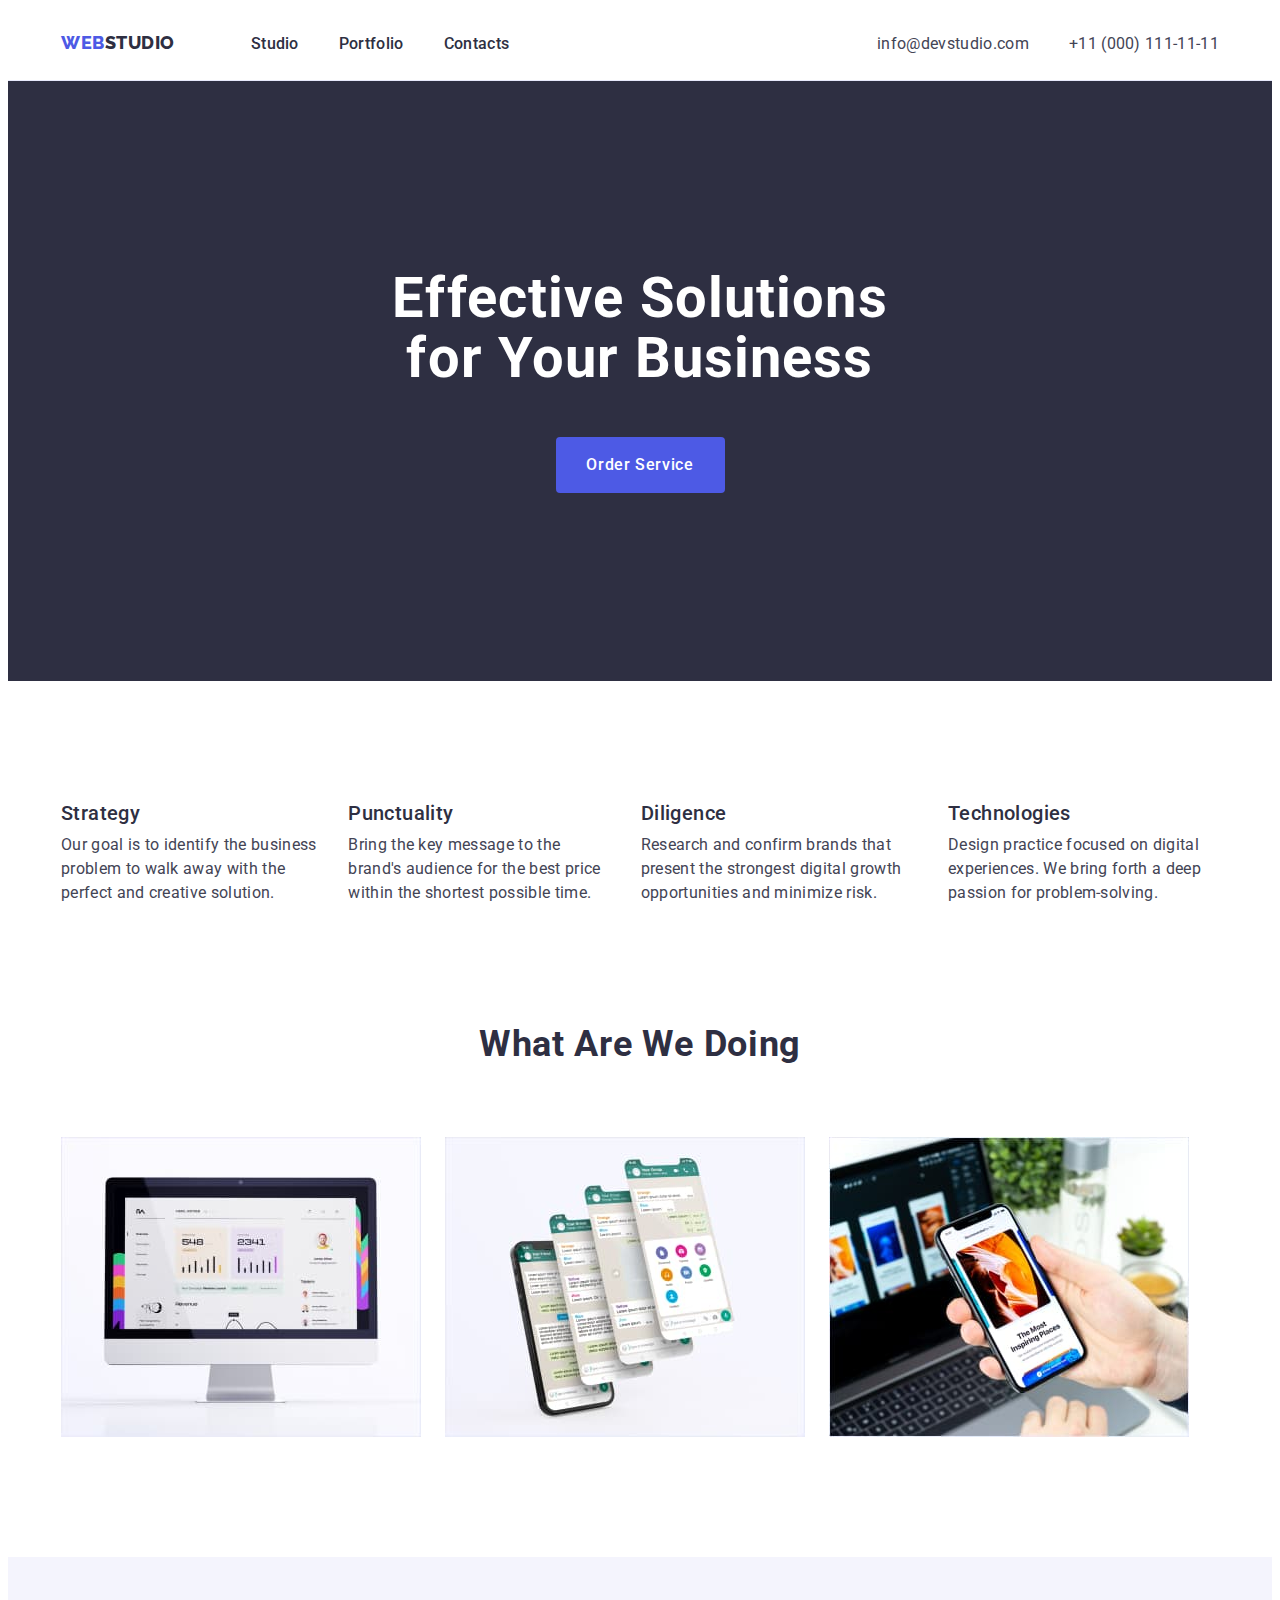
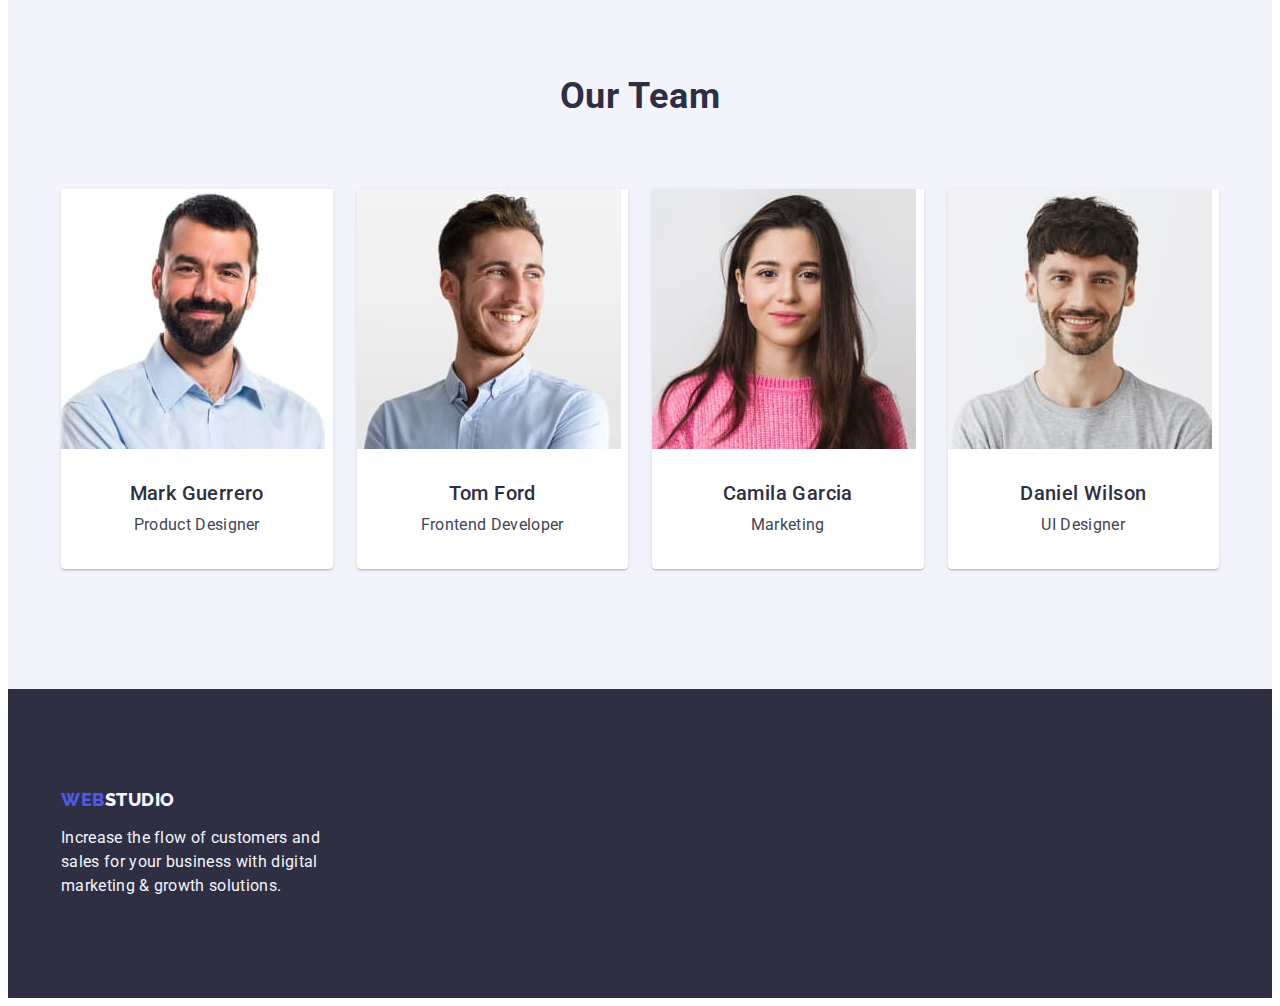
<file: index.html>
<!DOCTYPE html>
<html lang="en">
  <head>
    <meta charset="UTF-8" />
    <meta http-equiv="X-UA-Compatible" content="IE=edge" />
    <meta name="viewport" content="width=device-width, initial-scale=1.0" />
    <title>Document</title>
    <link rel="preconnect" href="https://fonts.googleapis.com" />
    <link rel="preconnect" href="https://fonts.gstatic.com" crossorigin />
    <link
      href="https://fonts.googleapis.com/css2?family=Raleway:wght@800&family=Roboto:wght@400;500;700;900&display=swap"
      rel="stylesheet"
    />
    <link
      rel="stylesheet"
      href="https://cdnjs.cloudflare.com/ajax/libs/modern-normalize/1.1.0/modern-normalize.min.css"
      integrity="sha512-wpPYUAdjBVSE4KJnH1VR1HeZfpl1ub8YT/NKx4PuQ5NmX2tKuGu6U/JRp5y+Y8XG2tV+wKQpNHVUX03MfMFn9Q=="
      crossorigin="anonymous"
      referrerpolicy="no-referrer"
    />
    <link rel="stylesheet" href="./css/styles.css" />
  </head>
  <body>
    <header class="header">
      <div class="container header-container">
        <nav class="header-navigation">
          <a href="./index.html" class="header-logo link"
            >Web<span class="header-studio">Studio</span></a
          >

          <ul class="header-list list">
            <li>
              <a href="./index.html" class="header-link link">Studio</a>
            </li>
            <li>
              <a href="./portfolio.html" class="header-link link">Portfolio</a>
            </li>
            <li>
              <a href="" class="header-link link">Contacts</a>
            </li>
          </ul>
        </nav>

        <address class="header-address">
          <ul class="header-address-list list">
            <li>
              <a
                href="mailto:info@devstudio.com"
                class="header-address-item link"
                >info@devstudio.com</a
              >
            </li>
            <li>
              <a href="tel:+110001111111" class="header-address-item link"
                >+11 (000) 111-11-11</a
              >
            </li>
          </ul>
        </address>
      </div>
    </header>
    <main>
      <section class="more">
        <div class="container">
          <h1 class="more-title">Effective Solutions for Your Business</h1>
          <button class="more-btn btn" type="button">Order Service</button>
        </div>
      </section>
      <section class="benefits section">
        <div class="container">
          <h2 hidden="">Our advantages</h2>
          <ul class="benefits-list list">
            <li class="benefits-item">
              <h3 class="benefits-title">Strategy</h3>
              <p class="benefits-text">
                Our goal is to identify the business problem to walk away with
                the perfect and creative solution.
              </p>
            </li>
            <li class="benefits-item">
              <h3 class="benefits-title">Punctuality</h3>
              <p class="benefits-text">
                Bring the key message to the brand's audience for the best price
                within the shortest possible time.
              </p>
            </li>
            <li class="benefits-item">
              <h3 class="benefits-title">Diligence</h3>
              <p class="benefits-text">
                Research and confirm brands that present the strongest digital
                growth opportunities and minimize risk.
              </p>
            </li>
            <li class="benefits-item">
              <h3 class="benefits-title">Technologies</h3>
              <p class="benefits-text">
                Design practice focused on digital experiences. We bring forth a
                deep passion for problem-solving.
              </p>
            </li>
          </ul>
        </div>
      </section>
      <section class="content">
        <div class="container">
          <h2 class="content-title">What are we doing</h2>
          <ul class="content-list list">
            <li class="content-item">
              <img
                src="./images/comp-1.jpg"
                alt="Monitor photo"
                width="360"
                height="300"
              />
            </li>
            <li class="content-item">
              <img
                src="./images/phone-2.jpg"
                alt="Phone photo"
                width="360"
                height="300"
              />
            </li>
            <li class="content-item">
              <img
                src="./images/laptop-3.jpg"
                alt="Laptop and phone photo"
                width="360"
                height="300"
              />
            </li>
          </ul>
        </div>
      </section>
      <section class="team section">
        <div class="container">
          <h2 class="team-title">Our Team</h2>

          <ul class="team-list list">
            <li class="team-item">
              <img
                src="./images/team-1.jpg"
                alt="Portrait of Mark Guerrero"
                width="264"
                height="260"
              />

              <h3 class="team-small-title">Mark Guerrero</h3>
              <p class="team-text">Product Designer</p>
            </li>
            <li class="team-item">
              <img
                src="./images/team-2.jpg"
                alt="Portrait of Tom Ford"
                width="264"
                height="260"
              />
              <h3 class="team-small-title">Tom Ford</h3>
              <p class="team-text">Frontend Developer</p>
            </li>
            <li class="team-item">
              <img
                src="./images/team-3.jpg"
                alt="Portrait of Camila Garcia"
                width="264"
                height="260"
              />
              <h3 class="team-small-title">Camila Garcia</h3>
              <p class="team-text">Marketing</p>
            </li>
            <li class="team-item">
              <img
                src="./images/team-4.jpg"
                alt="Portrait of Daniel Wilson"
                width="264"
                height="260"
              />
              <h3 class="team-small-title">Daniel Wilson</h3>
              <p class="team-text">UI Designer</p>
            </li>
          </ul>
        </div>
      </section>
    </main>
    <footer class="footer">
      <div class="container">
        <a href="./index.html" class="footer-logo link"
          >Web<span class="footer-studio">Studio</span></a
        >
        <p class="footer-text">
          Increase the flow of customers and sales for your business with
          digital marketing & growth solutions.
        </p>
      </div>
    </footer>
  </body>
</html>
</file>
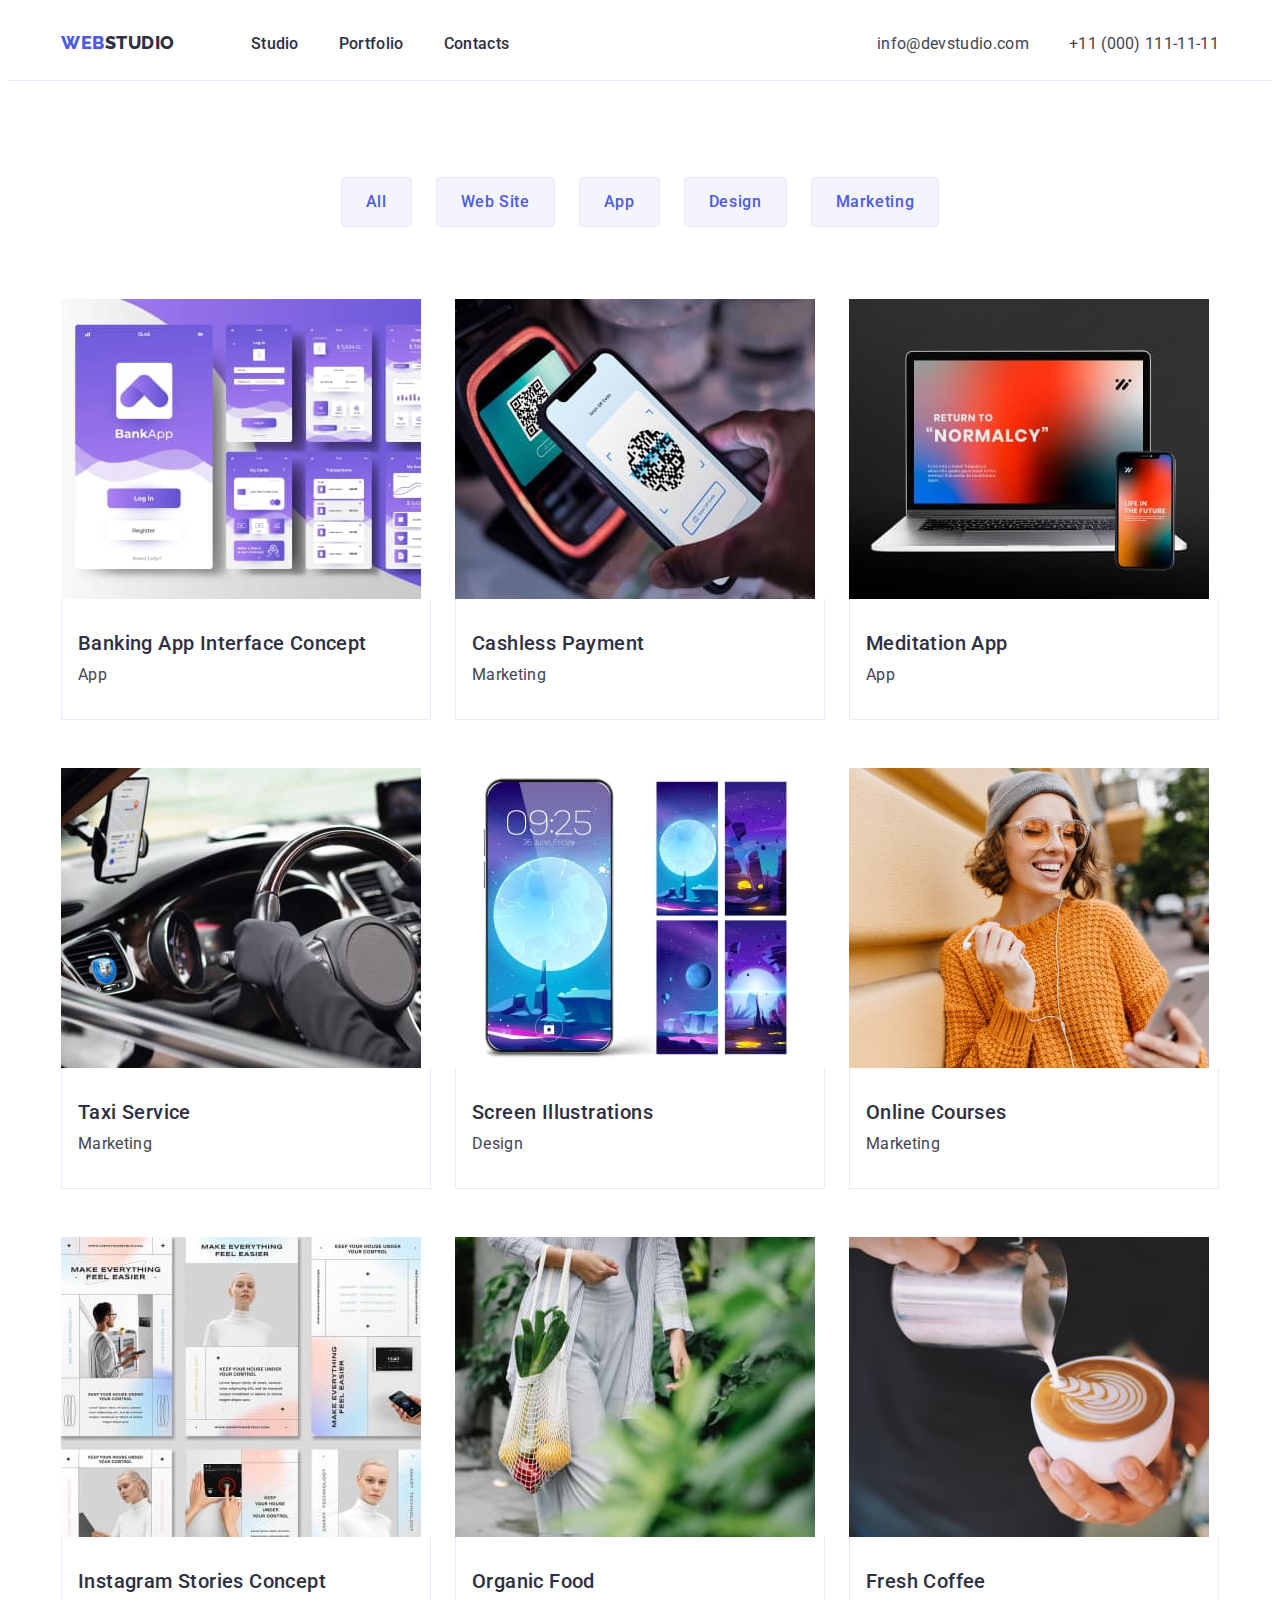
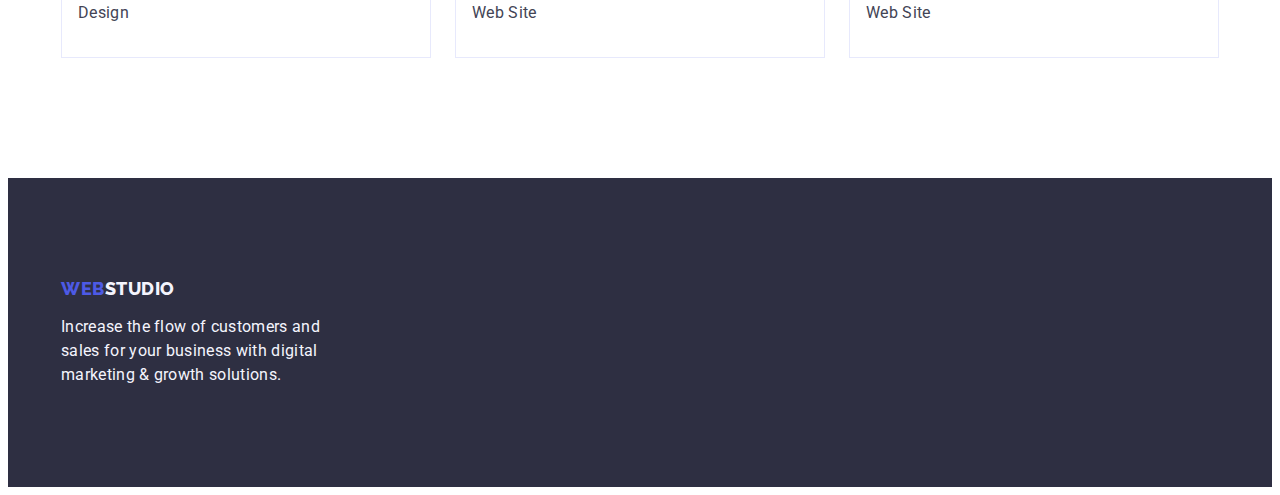
<file: portfolio.html>
<!DOCTYPE html>
<html lang="en">
  <head>
    <meta charset="UTF-8" />
    <meta http-equiv="X-UA-Compatible" content="IE=edge" />
    <meta name="viewport" content="width=device-width, initial-scale=1.0" />
    <title>Document</title>
    <link rel="preconnect" href="https://fonts.googleapis.com" />
    <link rel="preconnect" href="https://fonts.gstatic.com" crossorigin />
    
    <link
      href="https://fonts.googleapis.com/css2?family=Raleway:wght@800&family=Roboto:wght@400;500;700;900&display=swap"
      rel="stylesheet"
    />
    <link rel="stylesheet" href="https://cdnjs.cloudflare.com/ajax/libs/modern-normalize/1.1.0/modern-normalize.min.css" integrity="sha512-wpPYUAdjBVSE4KJnH1VR1HeZfpl1ub8YT/NKx4PuQ5NmX2tKuGu6U/JRp5y+Y8XG2tV+wKQpNHVUX03MfMFn9Q==" crossorigin="anonymous" referrerpolicy="no-referrer" />
    <link rel="stylesheet" href="./css/styles.css" />
  </head>
  <body>
    <header class="header">
      <div class="container header-container">
        <nav class="header-navigation">
          <a href="./index.html" class="header-logo link"
            >Web<span class="header-studio">Studio</span></a
          >

          <ul class="header-list list">
            <li>
              <a href="./index.html" class="header-link link">Studio</a>
            </li>
            <li>
              <a href="./portfolio.html" class="header-link link">Portfolio</a>
            </li>
            <li>
              <a href="" class="header-link link">Contacts</a>
            </li>
          </ul>
        </nav>

        <address class="header-address">
          <ul class="header-address-list list">
            <li>
              <a
                href="mailto:info@devstudio.com"
                class="header-address-item link"
                >info@devstudio.com</a
              >
            </li>
            <li>
              <a href="tel:+110001111111" class="header-address-item link"
                >+11 (000) 111-11-11</a
              >
            </li>
          </ul>
        </address>
      </div>
    </header>

    <main>
      <section class="menu">
        <div class="container">
          <h1 hidden="">Menu filter</h1>
          <ul class="menu-list list">
            <li class="menu-item">
              <button type="button" class="menu-btn btn">All</button>
            </li>
            <li class="menu-item">
              <button type="button" class="menu-btn btn">Web Site</button>
            </li>
            <li class="menu-item">
              <button type="button" class="menu-btn btn">App</button>
            </li>
            <li class="menu-item">
              <button type="button" class="menu-btn btn">Design</button>
            </li>
            <li class="menu-item">
              <button type="button" class="menu-btn btn">Marketing</button>
            </li>
          </ul>

          
            <ul class="works-list list">
              <li class="works-item">
                <a href="" class="works-link link"
                  ><img
                    src="./images/portfolio-1.jpg"
                    alt="Banking App Interface Concept"
                    width="360"
                    height="300"
                  />
                  <div class="works-div">
                  <h2 class="works-title">Banking App Interface Concept</h2>
                  <p class="works-text">App</p></div></a>
              </li>
              <li class="works-item">
                <a href="" class="works-link link"
                  ><img
                    src="./images/portfolio-2.jpg"
                    alt="Cashless Payment"
                    width="360"
                    height="300"
                  />
                  <div class="works-div">
                  <h2 class="works-title">Cashless Payment</h2>
                  <p class="works-text">Marketing</p></div></a
                >
              </li>
              <li class="works-item">
                <a href="" class="works-link link"
                  ><img
                    src="./images/portfolio-3.jpg"
                    alt="Meditation App"
                    width="360"
                    height="300"
                  /> <div class="works-div">
                  <h2 class="works-title">Meditation App</h2>
                  <p class="works-text">App</p></div></a
                >
              </li>
              <li class="works-item">
                <a href="" class="works-link link">
                  <img
                    src="./images/portfolio-4.jpg"
                    alt="Taxi Service"
                    width="360"
                    height="300"
                  />
                   <div class="works-div">
                  <h2 class="works-title">Taxi Service</h2>
                  <p class="works-text">Marketing</p></div></a
                >
              </li>
              <li class="works-item">
                <a href="" class="works-link link"
                  ><img
                    src="./images/portfolio-5.jpg"
                    alt="Screen Illustrations"
                    width="360"
                    height="300"
                  />
                   <div class="works-div">
                  <h2 class="works-title">Screen Illustrations</h2>
                  <p class="works-text">Design</p></div></a
                >
              </li>
              <li class="works-item">
                <a href="" class="works-link link"
                  ><img
                    src="./images/portfolio-6.jpg"
                    alt="Online Courses"
                    width="360"
                    height="300"
                  />
                   <div class="works-div">
                  <h2 class="works-title">Online Courses</h2>
                  <p class="works-text">Marketing</p></div></a
                >
              </li>
              <li class="works-item">
                <a href="" class="works-link link"
                  ><img
                    src="./images/portfolio-7.jpg"
                    alt="Instagram Stories Concept"
                    width="360"
                    height="300"
                  />
                   <div class="works-div">
                  <h2 class="works-title">Instagram Stories Concept</h2>
                  <p class="works-text">Design</p></div></a
                >
              </li>
              <li class="works-item">
                <a href="" class="works-link link"
                  ><img
                    src="./images/portfolio-8.jpg"
                    alt="Organic Food"
                    width="360"
                    height="300"
                  />
                   <div class="works-div">
                  <h2 class="works-title">Organic Food</h2>
                  <p class="works-text">Web Site</p></div></a
                >
              </li>
              <li class="works-item">
                <a href="" class="works-link link">
                  <img
                    src="./images/portfolio-9.jpg"
                    alt="Fresh Coffee"
                    width="360"
                    height="300"
                  />
                   <div class="works-div">
                  <h2 class="works-title">Fresh Coffee</h2>
                  <p class="works-text">Web Site</p></div></a
                >
              </li>
            </ul>
       
        </div>
      </section>
       <footer class="footer">
      <div class="container">
        <a href="./index.html" class="footer-logo link"
          >Web<span class="footer-studio">Studio</span></a
        >
        <p class="footer-text">
          Increase the flow of customers and sales for your business with
          digital marketing & growth solutions.
        </p>
      </div>
    </footer>
  </body>
</html>
</file>
<file: css/styles.css>
body {
  font-family: 'Roboto', sans-serif;
  color: #434455;
  background-color: #ffffff;
}
:root {
  --main-title-color: #2e2f42;
  --main-text-color: #434455;
}
p,
h1,
h2,
h3,
h4,
h5,
h6 {
  margin: 0;
}
ul {
  margin: 0;
  padding-left: 0;
}
.list {
  list-style: none;
}
img {
  display: block;
  max-width: 100%;
  height: auto;
}
.link {
  text-decoration: none;
}
.btn {
  font-family: inherit;
  font-weight: 500;
  font-size: 16px;
  line-height: 1.5;
  letter-spacing: 0.04em;
  cursor: pointer;
}
.container {
  width: 1158px;
  padding-left: 15px;
  padding-right: 15px;
  margin: 0 auto;
}
.section {
  padding-top: 120px;
  padding-bottom: 120px;
}
/** -----------------------HEADER---------------------- */
.header {
  background-color: #ffffff;
  border-bottom: 1px solid #e7e9fc;
}
.header-container {
  display: flex;
  align-items: center;
}
.header-navigation {
  display: flex;
}
.header-logo {
  display: block;
  margin-right: 76px;
  padding-top: 24px;
  padding-bottom: 24px;
  font-family: 'Raleway', sans-serif;
  font-weight: 800;
  font-size: 18px;
  line-height: 1.17;
  letter-spacing: 0.03em;
  text-transform: uppercase;
  color: #4d5ae5;
}
.header-studio {
  font-family: 'Raleway', sans-serif;
  font-weight: 800;
  font-size: 18px;
  line-height: 1.17;
  letter-spacing: 0.03em;
  text-transform: uppercase;
  color: #2e2f42;
}
.header-list {
  display: flex;
  gap: 40px;
}
.header-link {
  display: block;
  padding-top: 24px;
  padding-bottom: 24px;
  color: var(--main-title-color);
  font-weight: 500;
  font-size: 16px;
  line-height: 1.5;
  letter-spacing: 0.02em;
}
.header-link:is(:hover, :focus) {
  color: #404bbf;
}

.header-address-list {
  display: flex;
  gap: 40px;
}
.header-address {
  font-style: normal;
  margin-left: auto;
}

.header-address-item {
  display: block;
  padding-top: 24px;
  padding-bottom: 24px;

  font-weight: 400;
  font-size: 16px;
  line-height: 1.5;
  letter-spacing: 0.02em;
  color: var(--main-text-color);
}
.header-address-item:is(:hover, :focus) {
  color: #404bbf;
}

/** -----------------------MORE---------------------- */
.more {
  padding-top: 188px;
  padding-bottom: 188px;
  background-color: #2e2f42;
  text-align: center;
}
.more-title {
  font-weight: 700;
  font-size: 56px;
  line-height: 1.07;
  letter-spacing: 0.02em;
  max-width: 496px;
  margin-right: auto;
  margin-left: auto;

  color: #ffffff;
}
.more-btn {
  margin-top: 48px;
  color: #ffffff;
  background-color: #4d5ae5;
  border-radius: 4px;
  border: 0;
  min-width: 169px;
  height: 56px;
}
.more-btn:is(:hover, :focus) {
  background-color: #404bbf;
}

/** -----------------------BENEFITS---------------------- */
.benefits {
  background-color: #ffffff;
}
.benefits-list {
  display: flex;
  gap: 24px;
}
.benefits-item {
  width: calc((100%-72px) / 4);
}
.benefits-title {
  margin-bottom: 8px;
  font-weight: 500;
  font-size: 20px;
  line-height: 1.2;
  letter-spacing: 0.02em;
  color: var(--main-title-color);
}
.benefits-text {
  font-size: 16px;
  line-height: 1.5;
  letter-spacing: 0.02em;
  color: var(--main-text-color);
}
/** -----------------------CONTENT---------------------- */
.content {
  padding-bottom: 120px;
  background-color: #ffffff;
}
.content-list {
  display: flex;
  gap: 24px;
  margin-top: 72px;
}
.content-item {
  width: calc((100%-48px) / 3);
}
.content-title {
  font-weight: 700;
  font-size: 36px;
  line-height: 1.11;
  letter-spacing: 0.02em;
  text-align: center;
  text-transform: capitalize;
  color: var(--main-title-color);
}
/** -----------------------TEAM---------------------- */
.team {
  background-color: #f4f4fd;
}
.team-title {
  text-align: center;
  margin-bottom: 72px;
  font-weight: 700;
  font-size: 36px;
  line-height: 1.11;
  letter-spacing: 0.02em;

  text-transform: capitalize;
  color: var(--main-title-color);
}
.team-list {
  display: flex;
  gap: 24px;
  text-align: center;
}
.team-item {
  width: calc((100% - 72px) / 4);
  padding-bottom: 32px;
  border-radius: 0px 0px 4px 4px;
  box-shadow: 0px 1px 6px rgba(46, 47, 66, 0.08),
    0px 1px 1px rgba(46, 47, 66, 0.16), 0px 2px 1px rgba(46, 47, 66, 0.08);

  background-color: #ffffff;
}
.team-item > img {
  margin-bottom: 32px;
}

.team-small-title {
  font-weight: 500;
  font-size: 20px;
  line-height: 1.2;
  letter-spacing: 0.02em;
  color: var(--main-title-color);
}
.team-text {
  margin-top: 8px;
  font-size: 16px;
  line-height: 1.5;
  letter-spacing: 0.02em;
  color: var(--main-text-color);
}
/** -----------------------FOOTER---------------------- */
.footer {
  background-color: #2e2f42;
  padding-top: 100px;
  padding-bottom: 100px;
}
.footer-logo {
  font-family: 'Raleway', sans-serif;
  font-style: normal;
  font-weight: 800;
  font-size: 18px;
  line-height: 1.17;
  letter-spacing: 0.03em;
  text-transform: uppercase;
  color: #4d5ae5;
}
.footer-studio {
  font-family: 'Raleway', sans-serif;
  font-weight: 800;
  font-size: 18px;
  line-height: 1.17;
  letter-spacing: 0.03em;
  text-transform: uppercase;
  color: #f4f4fd;
}
.footer-text {
  margin-top: 16px;
  max-width: 264px;
  font-size: 16px;
  line-height: 1.5;
  letter-spacing: 0.02em;
  color: #f4f4fd;
}

/** -----------------------MENU-PORTFOLIO---------------------- */
.menu {
  padding-top: 96px;
  padding-bottom: 120px;
}
.menu-btn {
  color: #4d5ae5;
  background-color: #f4f4fd;
  border: 1px solid #e7e9fc;
  border-radius: 4px;
  padding: 12px 24px;
}
.menu-btn:is(:hover, :focus) {
  background-color: #404bbf;
  color: #ffffff;
  border-radius: 4px;
  border: 0;
}

.menu-list {
  display: flex;
  gap: 24px;
  justify-content: center;
  margin-bottom: 72px;
}

/** -----------------------WORKS-PORTFOLIO---------------------- */
.works-list {
  display: flex;
  flex-wrap: wrap;
  justify-content: center;
  gap: 48px 24px;
}
.works-link {
  display: block;
}
.works-item {
  width: calc((100% - 48px) / 3);
}
.works-item.works-item:nth-child(3n) {
  margin-right: 0;
}
.works-div {
  padding-left: 16px;
  padding-top: 32px;
  padding-bottom: 32px;
  border-right: 1px solid #e7e9fc;
  border-bottom: 1px solid #e7e9fc;
  border-left: 1px solid #e7e9fc;
}

.works-title {
  margin-bottom: 8px;
  font-weight: 500;
  font-size: 20px;
  line-height: 1.2;
  letter-spacing: 0.02em;
  color: var(--main-title-color);
}
.works-text {
  font-size: 16px;
  line-height: 1.5;
  letter-spacing: 0.02em;
  color: var(--main-text-color);
}
</file>
